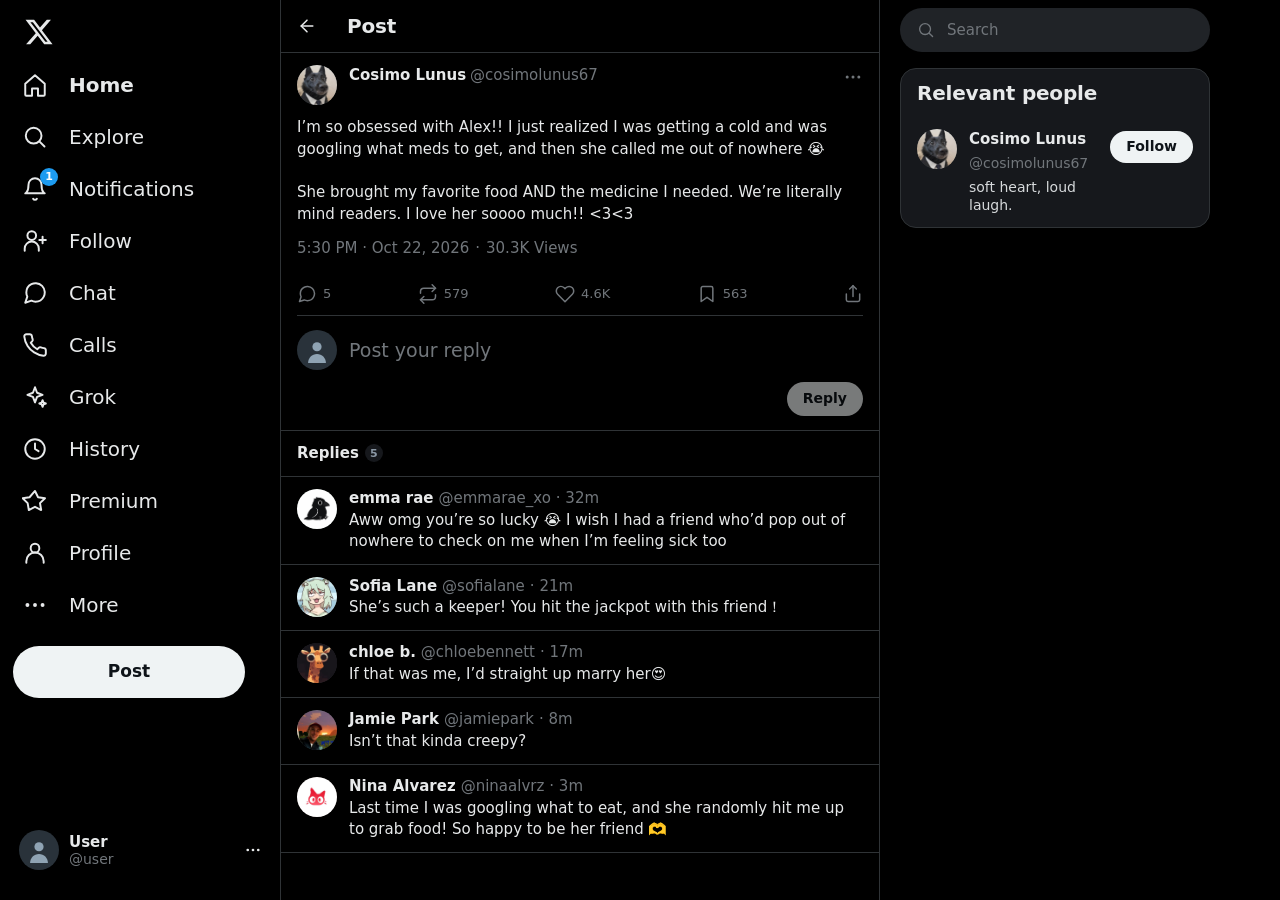
<file: Assets/News/X-Post-ARG-release/index.html>
<!DOCTYPE html>
<html lang="en">
<head>
  <meta charset="UTF-8">
  <meta name="viewport" content="width=device-width, initial-scale=1.0">
  <meta name="color-scheme" content="dark">
  <meta name="theme-color" content="#000000">
  <title>Post / X</title>
  <link rel="stylesheet" href="style.css">
</head>
<body>
  <button class="skip-link" type="button" data-action="skip">Skip to content</button>

  <svg class="svg-sprite" aria-hidden="true" focusable="false" xmlns="http://www.w3.org/2000/svg">
    <symbol id="icon-x" viewBox="0 0 24 24">
      <path fill="currentColor" stroke="none" d="M18.244 2.25h3.308l-7.227 8.26 8.502 11.24h-6.657l-5.214-6.817L4.99 21.75H1.68l7.73-8.835L1.254 2.25H8.08l4.713 6.231 5.451-6.231Zm-1.161 17.52h1.833L7.084 4.126H5.117l11.966 15.644Z"/>
    </symbol>
    <symbol id="icon-home" viewBox="0 0 24 24">
      <path d="M3 10.75 12 3l9 7.75V21a1 1 0 0 1-1 1h-5.25v-6.75h-5.5V22H4a1 1 0 0 1-1-1V10.75Z"/>
    </symbol>
    <symbol id="icon-search" viewBox="0 0 24 24">
      <circle cx="10.75" cy="10.75" r="7.25"/>
      <path d="m16.25 16.25 4.5 4.5"/>
    </symbol>
    <symbol id="icon-bell" viewBox="0 0 24 24">
      <path d="M18 8a6 6 0 0 0-12 0c0 7-3 8-3 8h18s-3-1-3-8"/>
      <path d="M13.73 21a2 2 0 0 1-3.46 0"/>
    </symbol>
    <symbol id="icon-user-plus" viewBox="0 0 24 24">
      <circle cx="9" cy="7" r="4"/>
      <path d="M2.5 21v-2a6.5 6.5 0 0 1 13 0v2"/>
      <path d="M19 8v6"/>
      <path d="M16 11h6"/>
    </symbol>
    <symbol id="icon-message" viewBox="0 0 24 24">
      <path d="M21 11.5a8.38 8.38 0 0 1-.9 3.8 8.5 8.5 0 0 1-7.6 4.7 8.38 8.38 0 0 1-3.8-.9L3 21l1.9-5.7a8.38 8.38 0 0 1-.9-3.8 8.5 8.5 0 0 1 4.7-7.6 8.38 8.38 0 0 1 3.8-.9h.5a8.48 8.48 0 0 1 8 8v.5Z"/>
    </symbol>
    <symbol id="icon-phone" viewBox="0 0 24 24">
      <path d="M22 16.92v3a2 2 0 0 1-2.18 2 19.79 19.79 0 0 1-8.63-3.07 19.5 19.5 0 0 1-6-6A19.79 19.79 0 0 1 2.12 4.18 2 2 0 0 1 4.11 2h3a2 2 0 0 1 2 1.72c.13.96.36 1.9.7 2.81a2 2 0 0 1-.45 2.11L8.09 9.91a16 16 0 0 0 6 6l1.27-1.27a2 2 0 0 1 2.11-.45c.91.34 1.85.57 2.81.7A2 2 0 0 1 22 16.92Z"/>
    </symbol>
    <symbol id="icon-sparkle" viewBox="0 0 24 24">
      <path d="m12 3 1.9 5.1L19 10l-5.1 1.9L12 17l-1.9-5.1L5 10l5.1-1.9L12 3Z"/>
      <path d="m19 15 .9 2.1L22 18l-2.1.9L19 21l-.9-2.1L16 18l2.1-.9L19 15Z"/>
    </symbol>
    <symbol id="icon-clock" viewBox="0 0 24 24">
      <circle cx="12" cy="12" r="9"/>
      <path d="M12 7v5l3.25 2"/>
    </symbol>
    <symbol id="icon-star" viewBox="0 0 24 24">
      <path d="m12 2.75 2.85 5.78 6.38.93-4.62 4.5 1.09 6.36L12 17.32l-5.7 3-1.09-6.36-4.62-4.5 6.38-.93L12 2.75Z"/>
    </symbol>
    <symbol id="icon-user" viewBox="0 0 24 24">
      <circle cx="12" cy="7.5" r="4"/>
      <path d="M4 21v-1.5a8 8 0 0 1 16 0V21"/>
    </symbol>
    <symbol id="icon-more" viewBox="0 0 24 24">
      <circle cx="5" cy="12" r="1.8" fill="currentColor" stroke="none"/>
      <circle cx="12" cy="12" r="1.8" fill="currentColor" stroke="none"/>
      <circle cx="19" cy="12" r="1.8" fill="currentColor" stroke="none"/>
    </symbol>
    <symbol id="icon-back" viewBox="0 0 24 24">
      <path d="M19 12H5"/>
      <path d="m12 19-7-7 7-7"/>
    </symbol>
    <symbol id="icon-reply" viewBox="0 0 24 24">
      <path d="M21 11.5a8.38 8.38 0 0 1-.9 3.8 8.5 8.5 0 0 1-7.6 4.7 8.38 8.38 0 0 1-3.8-.9L3 21l1.9-5.7a8.38 8.38 0 0 1-.9-3.8 8.5 8.5 0 0 1 4.7-7.6 8.38 8.38 0 0 1 3.8-.9h.5a8.48 8.48 0 0 1 8 8v.5Z"/>
    </symbol>
    <symbol id="icon-repost" viewBox="0 0 24 24">
      <path d="m17 1 4 4-4 4"/>
      <path d="M3 11V9a4 4 0 0 1 4-4h14"/>
      <path d="m7 23-4-4 4-4"/>
      <path d="M21 13v2a4 4 0 0 1-4 4H3"/>
    </symbol>
    <symbol id="icon-heart" viewBox="0 0 24 24">
      <path d="M20.84 4.61a5.5 5.5 0 0 0-7.78 0L12 5.67l-1.06-1.06a5.5 5.5 0 0 0-7.78 7.78L12 21.23l8.84-8.84a5.5 5.5 0 0 0 0-7.78Z"/>
    </symbol>
    <symbol id="icon-bookmark" viewBox="0 0 24 24">
      <path d="M19 21 12 16l-7 5V5a2 2 0 0 1 2-2h10a2 2 0 0 1 2 2v16Z"/>
    </symbol>
    <symbol id="icon-share" viewBox="0 0 24 24">
      <path d="M4 12v7a2 2 0 0 0 2 2h12a2 2 0 0 0 2-2v-7"/>
      <path d="m16 6-4-4-4 4"/>
      <path d="M12 2v13"/>
    </symbol>
    <symbol id="icon-close" viewBox="0 0 24 24">
      <path d="M18 6 6 18"/>
      <path d="m6 6 12 12"/>
    </symbol>
    <symbol id="icon-link" viewBox="0 0 24 24">
      <path d="M10 13a5 5 0 0 0 7.54.54l3-3a5 5 0 0 0-7.07-7.07l-1.72 1.71"/>
      <path d="M14 11a5 5 0 0 0-7.54-.54l-3 3a5 5 0 0 0 7.07 7.07l1.71-1.71"/>
    </symbol>
    <symbol id="icon-mute" viewBox="0 0 24 24">
      <path d="M11 5 6 9H2v6h4l5 4V5Z"/>
      <path d="m22 9-6 6"/>
      <path d="m16 9 6 6"/>
    </symbol>
    <symbol id="icon-block" viewBox="0 0 24 24">
      <circle cx="12" cy="12" r="9"/>
      <path d="m5.64 5.64 12.72 12.72"/>
    </symbol>
    <symbol id="icon-flag" viewBox="0 0 24 24">
      <path d="M4 22V4a2 2 0 0 1 2-2h9l2 3h3a2 2 0 0 1 2 2v8a2 2 0 0 1-2 2h-8l-2-3H4"/>
    </symbol>
    <symbol id="icon-plus" viewBox="0 0 24 24">
      <path d="M12 5v14"/>
      <path d="M5 12h14"/>
    </symbol>
    <symbol id="icon-info" viewBox="0 0 24 24">
      <circle cx="12" cy="12" r="9"/>
      <path d="M12 11v5"/>
      <circle cx="12" cy="8" r=".8" fill="currentColor" stroke="none"/>
    </symbol>
    <symbol id="icon-avatar" viewBox="0 0 48 48">
      <circle cx="24" cy="18" r="8.5" fill="currentColor" stroke="none"/>
      <path d="M7.5 48c0-9.1 7.4-16.5 16.5-16.5S40.5 38.9 40.5 48" fill="currentColor" stroke="none"/>
    </symbol>
  </svg>

  <div class="app-shell">
    <aside class="sidebar" aria-label="Primary navigation">
      <div class="sidebar__inner">
        <a class="brand" href="#/post" aria-label="X — Post">
          <svg class="icon brand__icon" aria-hidden="true"><use href="#icon-x"></use></svg>
        </a>

        <nav class="nav" aria-label="Main navigation">
          <a class="nav-item is-active" href="#/post" data-nav="home" aria-current="page">
            <span class="nav-item__icon-wrap">
              <svg class="icon" aria-hidden="true"><use href="#icon-home"></use></svg>
            </span>
            <span class="nav-item__label">Home</span>
          </a>
          <a class="nav-item" href="#/search" data-nav="explore">
            <span class="nav-item__icon-wrap">
              <svg class="icon" aria-hidden="true"><use href="#icon-search"></use></svg>
            </span>
            <span class="nav-item__label">Explore</span>
          </a>
          <a class="nav-item" href="#/unavailable/notifications" data-nav="notifications">
            <span class="nav-item__icon-wrap">
              <svg class="icon" aria-hidden="true"><use href="#icon-bell"></use></svg>
              <span class="nav-item__badge" aria-label="1 notification">1</span>
            </span>
            <span class="nav-item__label">Notifications</span>
          </a>
          <a class="nav-item" href="#/unavailable/follow" data-nav="follow">
            <span class="nav-item__icon-wrap">
              <svg class="icon" aria-hidden="true"><use href="#icon-user-plus"></use></svg>
            </span>
            <span class="nav-item__label">Follow</span>
          </a>
          <a class="nav-item" href="#/unavailable/chat" data-nav="chat">
            <span class="nav-item__icon-wrap">
              <svg class="icon" aria-hidden="true"><use href="#icon-message"></use></svg>
            </span>
            <span class="nav-item__label">Chat</span>
          </a>
          <a class="nav-item" href="#/unavailable/calls" data-nav="calls">
            <span class="nav-item__icon-wrap">
              <svg class="icon" aria-hidden="true"><use href="#icon-phone"></use></svg>
            </span>
            <span class="nav-item__label">Calls</span>
          </a>
          <a class="nav-item" href="#/unavailable/grok" data-nav="grok">
            <span class="nav-item__icon-wrap">
              <svg class="icon" aria-hidden="true"><use href="#icon-sparkle"></use></svg>
            </span>
            <span class="nav-item__label">Grok</span>
          </a>
          <a class="nav-item" href="#/unavailable/history" data-nav="history">
            <span class="nav-item__icon-wrap">
              <svg class="icon" aria-hidden="true"><use href="#icon-clock"></use></svg>
            </span>
            <span class="nav-item__label">History</span>
          </a>
          <a class="nav-item" href="#/unavailable/premium" data-nav="premium">
            <span class="nav-item__icon-wrap">
              <svg class="icon" aria-hidden="true"><use href="#icon-star"></use></svg>
            </span>
            <span class="nav-item__label">Premium</span>
          </a>
          <a class="nav-item" href="#/post" data-nav="profile" data-profile-link>
            <span class="nav-item__icon-wrap">
              <svg class="icon" aria-hidden="true"><use href="#icon-user"></use></svg>
            </span>
            <span class="nav-item__label">Profile</span>
          </a>
          <a class="nav-item" href="#/unavailable/more" data-nav="more">
            <span class="nav-item__icon-wrap">
              <svg class="icon" aria-hidden="true"><use href="#icon-more"></use></svg>
            </span>
            <span class="nav-item__label">More</span>
          </a>
        </nav>

        <button class="post-button" type="button" data-action="compose">
          <svg class="icon post-button__icon" aria-hidden="true"><use href="#icon-plus"></use></svg>
          <span class="post-button__label">Post</span>
        </button>

        <button class="account-chip" type="button" data-account-chip aria-label="View the current simulated profile">
          <span class="avatar avatar--slate" aria-hidden="true">
            <svg class="icon"><use href="#icon-avatar"></use></svg>
          </span>
          <span class="account-chip__meta">
            <span class="account-chip__name">Account</span>
            <span class="account-chip__handle">@…</span>
          </span>
          <svg class="icon account-chip__more" aria-hidden="true"><use href="#icon-more"></use></svg>
        </button>
      </div>
    </aside>

    <main class="main-column" id="main-content" tabindex="-1">
      <div id="view-root"></div>
      <noscript>
        <div class="noscript">
          <h1>JavaScript is required</h1>
          <p>This simulated Post view loads its content with JavaScript. Please enable JavaScript and reload the page.</p>
        </div>
      </noscript>
    </main>

    <aside class="right-rail" aria-label="Search and relevant people">
      <div class="right-rail__inner">
        <form class="search" data-search-form role="search">
          <svg class="icon search__icon" aria-hidden="true"><use href="#icon-search"></use></svg>
          <label class="visually-hidden" for="search-input">Search</label>
          <input id="search-input" name="q" type="search" placeholder="Search" autocomplete="off" enterkeyhint="search">
        </form>

        <section class="relevant-card" aria-labelledby="relevant-heading">
          <h2 class="relevant-card__title" id="relevant-heading">Relevant people</h2>
          <div id="relevant-list"></div>
        </section>
      </div>
    </aside>
  </div>

  <div class="lightbox" id="lightbox" role="dialog" aria-modal="true" aria-label="Image preview" hidden>
    <button class="lightbox__close icon-button" type="button" data-close-lightbox aria-label="Close image preview">
      <svg class="icon" aria-hidden="true"><use href="#icon-close"></use></svg>
    </button>
    <img class="lightbox__image" id="lightbox-image" alt="">
    <p class="lightbox__caption" id="lightbox-caption"></p>
  </div>

  <div class="modal-backdrop" id="feature-modal" hidden>
    <div class="modal" role="dialog" aria-modal="true" aria-labelledby="feature-title" aria-describedby="feature-body">
      <button class="modal__close icon-button" type="button" data-close-modal aria-label="Close dialog">
        <svg class="icon" aria-hidden="true"><use href="#icon-close"></use></svg>
      </button>
      <div class="modal__icon" id="feature-icon" aria-hidden="true"></div>
      <h2 class="modal__title" id="feature-title"></h2>
      <p class="modal__body" id="feature-body"></p>
      <p class="modal__note" id="feature-note" hidden></p>
      <div class="modal__actions">
        <button class="button button--primary" type="button" data-close-modal>Got it</button>
      </div>
    </div>
  </div>

  <div class="toast" id="toast" role="status" aria-live="polite"></div>

  <script src="content.js"></script>
  <script src="app.js"></script>
</body>
</html>
</file>
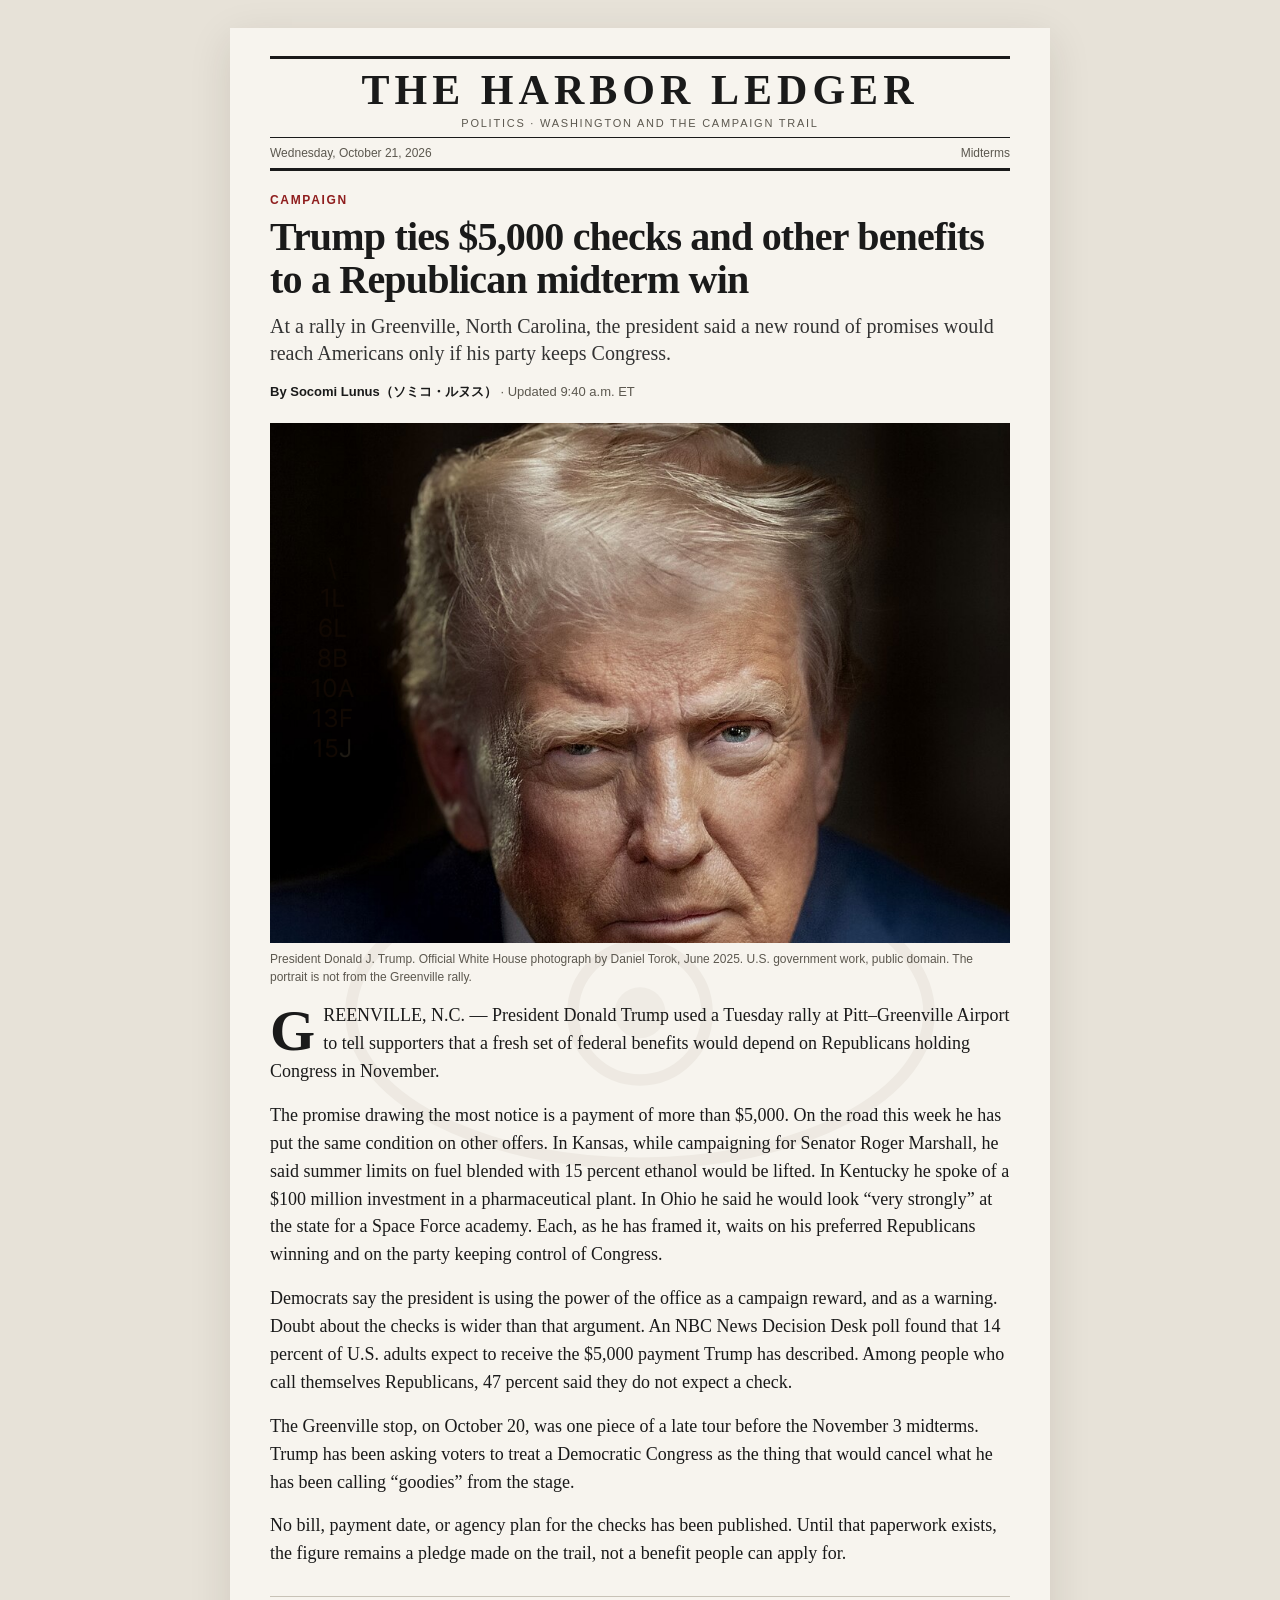
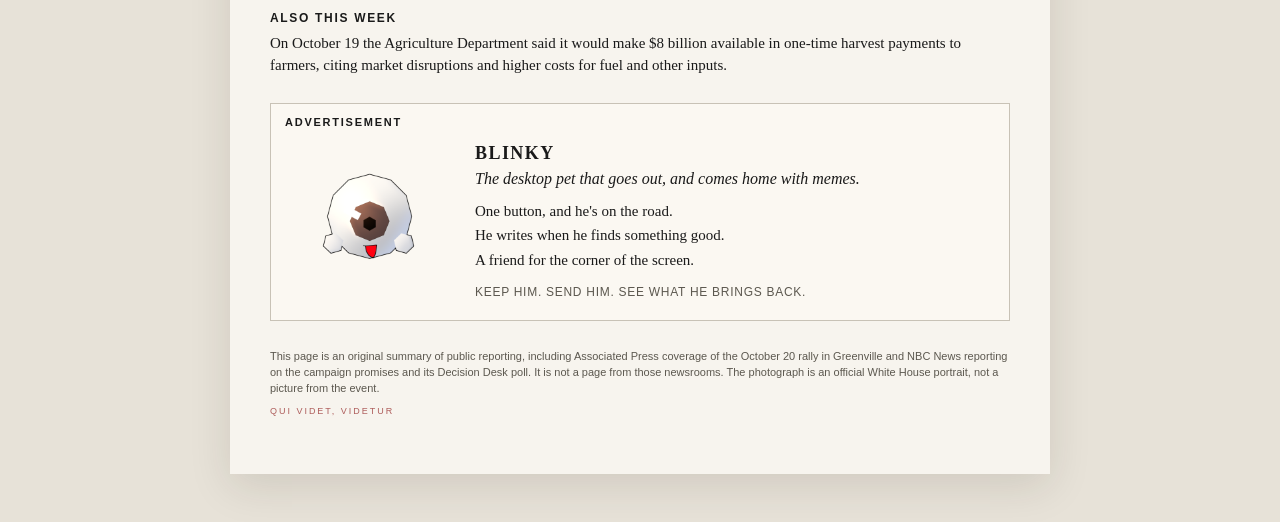
<file: Assets/News/trump-greenville-rally.html>
<!DOCTYPE html>
<html lang="en">
<head>
  <meta charset="utf-8">
  <meta name="viewport" content="width=device-width, initial-scale=1">
  <title>Trump ties $5,000 checks to a Republican midterm win — The Harbor Ledger</title>
  <style>
    :root {
      --ink: #1a1a1a;
      --muted: #5c584f;
      --rule: #1a1a1a;
      --paper: #f7f4ee;
      --accent: #8f1d1d;
    }

    * { box-sizing: border-box; }

    body {
      margin: 0;
      background: #e7e2d8;
      color: var(--ink);
      font-family: Georgia, "Iowan Old Style", "Palatino Linotype", Palatino, serif;
    }

    .page {
      position: relative;
      max-width: 820px;
      margin: 28px auto 48px;
      background: var(--paper);
      padding: 28px 40px 56px;
      box-shadow: 0 12px 40px rgba(40, 30, 20, 0.12);
      overflow: hidden;
      isolation: isolate;
    }

    .page > * { position: relative; }

    .eye {
      width: 28px;
      height: 18px;
      margin: 8px auto 0;
      display: block;
    }

    .masthead {
      text-align: center;
      border-top: 3px solid var(--rule);
      border-bottom: 1px solid var(--rule);
      padding: 10px 0 8px;
    }

    .masthead h1 {
      margin: 0;
      font-weight: 700;
      font-size: 42px;
      letter-spacing: 0.12em;
      text-transform: uppercase;
      line-height: 1;
    }

    .masthead p {
      margin: 6px 0 0;
      font-family: "Segoe UI", Helvetica, Arial, sans-serif;
      font-size: 11px;
      letter-spacing: 0.16em;
      text-transform: uppercase;
      color: var(--muted);
    }

    .tools {
      display: flex;
      justify-content: space-between;
      gap: 16px;
      margin: 8px 0 0;
      padding-bottom: 8px;
      border-bottom: 3px solid var(--rule);
      font-family: "Segoe UI", Helvetica, Arial, sans-serif;
      font-size: 12px;
      color: var(--muted);
    }

    .kicker {
      margin: 22px 0 0;
      color: var(--accent);
      font-family: "Segoe UI", Helvetica, Arial, sans-serif;
      font-size: 12px;
      font-weight: 700;
      letter-spacing: 0.14em;
      text-transform: uppercase;
    }

    h2 {
      margin: 8px 0 0;
      font-size: 40px;
      line-height: 1.08;
      font-weight: 700;
      letter-spacing: -0.02em;
    }

    .deck {
      margin: 12px 0 0;
      font-size: 20px;
      line-height: 1.35;
      color: #333;
    }

    .byline {
      margin: 16px 0 0;
      font-family: "Segoe UI", Helvetica, Arial, "Yu Gothic", Meiryo, sans-serif;
      font-size: 13px;
      color: var(--muted);
    }

    .byline strong { color: var(--ink); }

    figure {
      margin: 22px 0 0;
    }

    .photo {
      position: relative;
    }

    figure img {
      display: block;
      width: 100%;
      max-height: 520px;
      object-fit: cover;
      object-position: center 18%;
      background: #ddd;
    }

    .bg-eye {
      position: absolute;
      z-index: -1;
      left: 0;
      width: 100%;
      aspect-ratio: 640 / 360;
      top: 100%;
      transform: translateY(-33.333%);
      pointer-events: none;
      opacity: 0.22;
      background-image: url("data:image/svg+xml,%3Csvg xmlns='http://www.w3.org/2000/svg' viewBox='0 0 640 360'%3E%3Cellipse cx='320' cy='180' rx='250' ry='130' fill='none' stroke='%23cfc6ba' stroke-width='10'/%3E%3Ccircle cx='320' cy='180' r='58' fill='none' stroke='%23cfc6ba' stroke-width='10'/%3E%3Ccircle cx='320' cy='180' r='22' fill='%23d5cdc3'/%3E%3C/svg%3E");
      background-repeat: no-repeat;
      background-position: center;
      background-size: 100% 100%;
    }

    figcaption {
      margin-top: 8px;
      font-family: "Segoe UI", Helvetica, Arial, sans-serif;
      font-size: 12px;
      line-height: 1.45;
      color: var(--muted);
    }

    article p {
      margin: 16px 0 0;
      font-size: 18px;
      line-height: 1.55;
    }

    article p:first-of-type::first-letter {
      float: left;
      font-size: 58px;
      line-height: 0.8;
      padding: 6px 8px 0 0;
      font-weight: 700;
    }

    .related {
      margin-top: 28px;
      padding-top: 14px;
      border-top: 1px solid #c8c2b6;
      font-family: "Segoe UI", Helvetica, Arial, sans-serif;
    }

    .related h3 {
      margin: 0;
      font-size: 12px;
      letter-spacing: 0.14em;
      text-transform: uppercase;
    }

    .related p {
      margin: 8px 0 0;
      font-size: 15px;
      line-height: 1.45;
      font-family: Georgia, "Iowan Old Style", Palatino, serif;
    }

    .classified {
      margin-top: 26px;
      padding: 12px 14px 14px;
      border: 1px solid #c8c2b6;
      background: rgba(255, 252, 246, 0.55);
    }

    .classified h3 {
      margin: 0;
      font-family: "Segoe UI", Helvetica, Arial, sans-serif;
      font-size: 11px;
      letter-spacing: 0.16em;
      text-transform: uppercase;
    }

    .classified .ad {
      display: flex;
      gap: 22px;
      align-items: center;
      margin-top: 10px;
    }

    .classified .portrait {
      flex: 0 0 168px;
      width: 168px;
      height: 168px;
      object-fit: contain;
    }

    .classified .copy {
      flex: 1;
      min-width: 0;
    }

    .classified strong {
      display: block;
      font-size: 18px;
      letter-spacing: 0.08em;
    }

    .classified p {
      margin: 2px 0 0;
      font-size: 14px;
      line-height: 1.4;
    }

    .classified .tagline {
      margin: 4px 0 0;
      font-family: Georgia, "Iowan Old Style", Palatino, serif;
      font-size: 16px;
      font-style: italic;
      line-height: 1.35;
    }

    .classified ul {
      margin: 10px 0 0;
      padding: 0;
      list-style: none;
    }

    .classified li {
      margin: 0;
      padding: 2px 0;
      font-family: Georgia, "Iowan Old Style", Palatino, serif;
      font-size: 15px;
      line-height: 1.35;
    }

    .classified .forecast {
      margin-top: 12px;
      font-family: "Segoe UI", Helvetica, Arial, sans-serif;
      font-size: 12px;
      letter-spacing: 0.06em;
      text-transform: uppercase;
      color: var(--muted);
    }

    footer {
      margin-top: 28px;
      font-family: "Segoe UI", Helvetica, Arial, sans-serif;
      font-size: 11px;
      line-height: 1.45;
      color: var(--muted);
    }

    footer .motto {
      display: block;
      margin-top: 8px;
      letter-spacing: 0.22em;
      text-transform: uppercase;
      font-size: 9px;
      color: rgba(143, 29, 29, 0.7);
    }

    @media (max-width: 640px) {
      .page { margin: 0; padding: 18px 16px 36px; }
      .masthead h1 { font-size: 28px; }
      h2 { font-size: 30px; }
      .tools { flex-direction: column; gap: 4px; }
      .classified .ad { flex-direction: column; align-items: flex-start; }
    }
  </style>
</head>
<body>
  <main class="page">
    <!-- Oculus Omnis. The first friend paid because he was afraid. Blinky is the door. -->
    <header class="masthead">
      <h1>The Harbor Ledger</h1>
      <p>Politics · Washington and the campaign trail</p>
    </header>
    <div class="tools">
      <span>Wednesday, October 21, 2026</span>
      <span>Midterms</span>
    </div>

    <p class="kicker">Campaign</p>
    <h2>Trump ties $5,000 checks and other benefits to a Republican midterm win</h2>
    <p class="deck">At a rally in Greenville, North Carolina, the president said a new round of promises would reach Americans only if his party keeps Congress.</p>
    <p class="byline"><strong>By Socomi Lunus（ソミコ・ルヌス）</strong> · Updated 9:40 a.m. ET</p>

    <figure>
      <div class="photo">
        <img src="trump-puzzle-picture.png" alt="Official portrait of President Donald J. Trump">
        <div class="bg-eye" aria-hidden="true"></div>
      </div>
      <figcaption>President Donald J. Trump. Official White House photograph by Daniel Torok, June 2025. U.S. government work, public domain. The portrait is not from the Greenville rally.</figcaption>
    </figure>

    <article>
      <p>GREENVILLE, N.C. — President Donald Trump used a Tuesday rally at Pitt–Greenville Airport to tell supporters that a fresh set of federal benefits would depend on Republicans holding Congress in November.</p>
      <p>The promise drawing the most notice is a payment of more than $5,000. On the road this week he has put the same condition on other offers. In Kansas, while campaigning for Senator Roger Marshall, he said summer limits on fuel blended with 15 percent ethanol would be lifted. In Kentucky he spoke of a $100 million investment in a pharmaceutical plant. In Ohio he said he would look “very strongly” at the state for a Space Force academy. Each, as he has framed it, waits on his preferred Republicans winning and on the party keeping control of Congress.</p>
      <p>Democrats say the president is using the power of the office as a campaign reward, and as a warning. Doubt about the checks is wider than that argument. An NBC News Decision Desk poll found that 14 percent of U.S. adults expect to receive the $5,000 payment Trump has described. Among people who call themselves Republicans, 47 percent said they do not expect a check.</p>
      <p>The Greenville stop, on October 20, was one piece of a late tour before the November 3 midterms. Trump has been asking voters to treat a Democratic Congress as the thing that would cancel what he has been calling “goodies” from the stage.</p>
      <p>No bill, payment date, or agency plan for the checks has been published. Until that paperwork exists, the figure remains a pledge made on the trail, not a benefit people can apply for.</p>
    </article>

    <aside class="related">
      <h3>Also this week</h3>
      <p>On October 19 the Agriculture Department said it would make $8 billion available in one-time harvest payments to farmers, citing market disruptions and higher costs for fuel and other inputs.</p>
    </aside>

    <aside class="classified">
      <h3>Advertisement</h3>
      <div class="ad">
        <img class="portrait" src="3.png" alt="Blinky, the desktop pet">
        <div class="copy">
          <strong>BLINKY</strong>
          <p class="tagline">The desktop pet that goes out, and comes home with memes.</p>
          <ul>
            <li>One button, and he's on the road.</li>
            <li>He writes when he finds something good.</li>
            <li>A friend for the corner of the screen.</li>
          </ul>
          <p class="forecast">Keep him. Send him. See what he brings back.</p>
        </div>
      </div>
    </aside>

    <footer>
      This page is an original summary of public reporting, including Associated Press coverage of the October 20 rally in Greenville and NBC News reporting on the campaign promises and its Decision Desk poll. It is not a page from those newsrooms. The photograph is an official White House portrait, not a picture from the event.
      <span class="motto">Qui videt, videtur</span>
    </footer>
  </main>
</body>
</html>
</file>
<file: Assets/News/X-Post-ARG-release/style.css>
/* --------------------------------------------------------------------------
   X dark-mode Post simulation
   Layout: left navigation / single Post / search + relevant people
   -------------------------------------------------------------------------- */

:root {
  --bg: #000000;
  --text: #e7e9ea;
  --muted: #71767b;
  --muted-strong: #8b98a5;
  --border: #2f3336;
  --border-strong: #536471;
  --card: #16181c;
  --blue: #1d9bf0;
  --blue-hover: #1a8cd8;
  --green: #00ba7c;
  --pink: #f91880;
  --danger: #f4212e;
  --white: #eff3f4;
  --white-hover: #d7dbdc;
  --content-width: 600px;
  --rail-width: 350px;
  --nav-width: 275px;
}

*,
*::before,
*::after {
  box-sizing: border-box;
}

html {
  color-scheme: dark;
  background: var(--bg);
}

body {
  min-width: 320px;
  margin: 0;
  overflow-x: hidden;
  background: var(--bg);
  color: var(--text);
  font-family: "Segoe UI", system-ui, -apple-system, BlinkMacSystemFont, "Helvetica Neue", Arial, sans-serif;
  font-size: 15px;
  line-height: 1.4;
  -webkit-font-smoothing: antialiased;
  text-rendering: optimizeLegibility;
}

body.no-scroll {
  overflow: hidden;
}

button,
input,
textarea {
  font: inherit;
}

button {
  border: 0;
  background: none;
  color: inherit;
  cursor: pointer;
}

a {
  color: inherit;
  text-decoration: none;
}

img {
  max-width: 100%;
}

[hidden] {
  display: none !important;
}

:focus-visible {
  outline: 2px solid var(--blue);
  outline-offset: 2px;
}

::selection {
  background: var(--blue);
  color: #fff;
}

.svg-sprite {
  position: absolute;
  width: 0;
  height: 0;
  overflow: hidden;
}

.icon {
  width: 24px;
  height: 24px;
  flex: none;
  fill: none;
  stroke: currentColor;
  stroke-width: 1.8;
  stroke-linecap: round;
  stroke-linejoin: round;
}

.visually-hidden {
  position: absolute !important;
  width: 1px !important;
  height: 1px !important;
  padding: 0 !important;
  margin: -1px !important;
  overflow: hidden !important;
  clip: rect(0, 0, 0, 0) !important;
  white-space: nowrap !important;
  border: 0 !important;
}

.skip-link {
  position: fixed;
  top: 10px;
  left: 10px;
  z-index: 500;
  padding: 10px 14px;
  border-radius: 8px;
  background: var(--white);
  color: #0f1419;
  font-weight: 700;
  transform: translateY(-160%);
  transition: transform 0.15s ease;
}

.skip-link:focus {
  transform: translateY(0);
}

/* --------------------------------------------------------------------------
   Shell
   -------------------------------------------------------------------------- */

.app-shell {
  display: grid;
  grid-template-columns: var(--nav-width) minmax(0, var(--content-width)) var(--rail-width);
  width: 100%;
  max-width: 1270px;
  min-height: 100vh;
  margin: 0 auto;
  align-items: start;
}

/* --------------------------------------------------------------------------
   Left sidebar
   -------------------------------------------------------------------------- */

.sidebar {
  position: sticky;
  top: 0;
  height: 100vh;
  padding: 0 8px 12px 4px;
  overflow-y: auto;
  scrollbar-width: none;
}

.sidebar::-webkit-scrollbar {
  display: none;
}

.sidebar__inner {
  display: flex;
  flex-direction: column;
  align-items: flex-start;
  height: 100%;
  padding: 4px 0 8px;
}

.brand {
  display: grid;
  place-items: center;
  width: 52px;
  height: 52px;
  margin: 2px 0 2px 4px;
  border-radius: 50%;
  transition: background 0.15s ease;
}

.brand:hover {
  background: rgba(231, 233, 234, 0.1);
}

.brand__icon {
  width: 30px;
  height: 30px;
  fill: currentColor;
  stroke: none;
}

.nav {
  display: flex;
  flex-direction: column;
  align-items: flex-start;
  gap: 2px;
  width: 100%;
}

.nav-item {
  display: flex;
  align-items: center;
  gap: 20px;
  min-height: 50px;
  padding: 10px 12px;
  border-radius: 999px;
  font-size: 20px;
  line-height: 1;
  transition: background 0.15s ease;
}

.nav-item:hover {
  background: rgba(231, 233, 234, 0.1);
}

.nav-item.is-active {
  font-weight: 700;
}

.nav-item__icon-wrap {
  position: relative;
  display: grid;
  place-items: center;
  width: 28px;
  height: 28px;
}

.nav-item .icon {
  width: 26px;
  height: 26px;
}

.nav-item__badge {
  position: absolute;
  top: -7px;
  right: -9px;
  min-width: 18px;
  height: 18px;
  padding: 0 5px;
  border-radius: 999px;
  background: var(--blue);
  color: #fff;
  font-size: 11px;
  font-weight: 700;
  line-height: 18px;
  text-align: center;
}

.post-button {
  display: flex;
  align-items: center;
  justify-content: center;
  gap: 8px;
  width: 90%;
  max-width: 232px;
  min-height: 52px;
  margin: 16px 0 0 4px;
  border-radius: 999px;
  background: var(--white);
  color: #0f1419;
  font-size: 17px;
  font-weight: 700;
  transition: background 0.15s ease;
}

.post-button:hover {
  background: var(--white-hover);
}

.post-button__icon {
  display: none;
  width: 24px;
  height: 24px;
  stroke-width: 2.2;
}

.account-chip {
  display: flex;
  align-items: center;
  gap: 10px;
  width: 100%;
  margin-top: auto;
  padding: 10px;
  border-radius: 999px;
  text-align: left;
  transition: background 0.15s ease;
}

.account-chip:hover {
  background: rgba(231, 233, 234, 0.1);
}

.account-chip__meta {
  display: flex;
  flex-direction: column;
  min-width: 0;
  line-height: 1.2;
}

.account-chip__name {
  overflow: hidden;
  font-size: 15px;
  font-weight: 700;
  text-overflow: ellipsis;
  white-space: nowrap;
}

.account-chip__handle {
  overflow: hidden;
  color: var(--muted);
  font-size: 14px;
  text-overflow: ellipsis;
  white-space: nowrap;
}

.account-chip__more {
  width: 18px;
  height: 18px;
  margin-left: auto;
}

/* --------------------------------------------------------------------------
   Avatars
   -------------------------------------------------------------------------- */

.avatar {
  display: inline-grid;
  place-items: center;
  flex: 0 0 auto;
  width: 40px;
  height: 40px;
  overflow: hidden;
  border-radius: 50%;
  background: var(--avatar-bg, #29323a);
  color: var(--avatar-fg, #8fa3b3);
}

.avatar--slate {
  --avatar-bg: #29323a;
  --avatar-fg: #8fa3b3;
}

.avatar--moss {
  --avatar-bg: #26342d;
  --avatar-fg: #8fb39f;
}

.avatar--clay {
  --avatar-bg: #3a2c28;
  --avatar-fg: #c09a86;
}

.avatar--ink {
  --avatar-bg: #25252b;
  --avatar-fg: #9a9aa8;
}

.avatar--sm {
  width: 32px;
  height: 32px;
}

.avatar--lg {
  width: 80px;
  height: 80px;
}

.avatar .icon {
  width: 26px;
  height: 26px;
  fill: currentColor;
  stroke: none;
}

.avatar__image {
  display: block;
  width: 100%;
  height: 100%;
  object-fit: cover;
  object-position: center 32%;
}

.avatar--lg .icon {
  width: 52px;
  height: 52px;
}

.avatar-link {
  display: inline-flex;
  flex: 0 0 auto;
  border-radius: 50%;
}

.avatar-link:hover {
  opacity: 0.88;
}

/* --------------------------------------------------------------------------
   Main column and shared header
   -------------------------------------------------------------------------- */

.main-column {
  min-height: 100vh;
  border-right: 1px solid var(--border);
  border-left: 1px solid var(--border);
}

.view-header {
  position: sticky;
  top: 0;
  z-index: 20;
  display: flex;
  align-items: center;
  gap: 22px;
  height: 53px;
  padding: 0 16px;
  border-bottom: 1px solid var(--border);
  background: rgba(0, 0, 0, 0.82);
  backdrop-filter: blur(12px);
  -webkit-backdrop-filter: blur(12px);
}

.view-header__back {
  margin-left: -8px;
}

.view-header__title {
  margin: 0;
  font-size: 20px;
  font-weight: 700;
  line-height: 24px;
  letter-spacing: -0.2px;
}

.icon-button {
  display: inline-grid;
  place-items: center;
  width: 36px;
  height: 36px;
  border-radius: 50%;
  color: var(--text);
  transition: background 0.15s ease;
}

.icon-button:hover {
  background: rgba(231, 233, 234, 0.1);
}

.icon-button .icon {
  width: 20px;
  height: 20px;
}

/* --------------------------------------------------------------------------
   Post
   -------------------------------------------------------------------------- */

.post {
  padding: 12px 16px 0;
}

.post__author {
  position: relative;
  display: flex;
  align-items: flex-start;
  gap: 12px;
}

.post__identity {
  display: flex;
  min-width: 0;
  flex-direction: column;
  gap: 1px;
}

.post__name-line {
  display: flex;
  align-items: center;
  gap: 4px;
  flex-wrap: wrap;
  min-width: 0;
}

.post__name {
  overflow: hidden;
  max-width: 280px;
  font-size: 15px;
  font-weight: 700;
  text-overflow: ellipsis;
  white-space: nowrap;
}

.post__name:hover,
.post__handle:hover,
.comment__name:hover,
.comment__handle:hover,
.relevant-person__name:hover,
.relevant-person__handle:hover,
.user-result__name:hover,
.user-result__handle:hover {
  text-decoration: underline;
}

.post__handle {
  overflow: hidden;
  max-width: 220px;
  color: var(--muted);
  font-size: 15px;
  text-overflow: ellipsis;
  white-space: nowrap;
}

.post__more {
  margin-top: -6px;
  margin-right: -8px;
  margin-left: auto;
  color: var(--muted);
}

.post__more:hover {
  color: var(--blue);
}

.post__text {
  margin: 12px 0 0;
  overflow-wrap: anywhere;
  font-size: 15px;
  line-height: 1.45;
  white-space: pre-wrap;
}

.post__media-button {
  display: block;
  width: 100%;
  margin-top: 14px;
  padding: 0;
  overflow: hidden;
  border: 1px solid var(--border);
  border-radius: 16px;
  background: var(--card);
  cursor: zoom-in;
}

.post__media-button:hover {
  border-color: var(--border-strong);
}

.post__media {
  display: block;
  width: 100%;
  height: auto;
  aspect-ratio: 1200 / 1450;
  object-fit: cover;
}

.post__meta {
  display: flex;
  align-items: center;
  gap: 6px;
  flex-wrap: wrap;
  margin-top: 12px;
  color: var(--muted);
  font-size: 15px;
}

.post__meta time {
  color: var(--muted);
}

.post__meta-dot {
  color: var(--muted);
}

.post__actions {
  display: flex;
  align-items: center;
  justify-content: space-between;
  margin-top: 10px;
  padding: 8px 0 4px;
  border-bottom: 1px solid var(--border);
}

.action {
  display: inline-flex;
  align-items: center;
  gap: 6px;
  margin-left: -9px;
  padding: 7px 9px;
  border-radius: 999px;
  color: var(--muted);
  font-size: 13px;
  font-variant-numeric: tabular-nums;
  transition: color 0.15s ease, background 0.15s ease;
}

.action:last-child {
  margin-right: -9px;
  margin-left: 0;
}

.action .icon {
  width: 20px;
  height: 20px;
}

.action:hover {
  background: rgba(29, 155, 240, 0.12);
  color: var(--blue);
}

.action--repost:hover {
  background: rgba(0, 186, 124, 0.12);
  color: var(--green);
}

.action--like:hover {
  background: rgba(249, 24, 128, 0.12);
  color: var(--pink);
}

.action--bookmark:hover,
.action--share:hover {
  background: rgba(29, 155, 240, 0.12);
  color: var(--blue);
}

/* More menu */

.post-menu {
  position: absolute;
  top: 40px;
  right: -4px;
  z-index: 40;
  width: 260px;
  padding: 6px 0;
  border: 1px solid var(--border);
  border-radius: 16px;
  background: #000;
  box-shadow: 0 0 16px rgba(255, 255, 255, 0.18);
}

.post-menu__item {
  display: flex;
  align-items: center;
  gap: 12px;
  width: 100%;
  padding: 12px 16px;
  color: var(--text);
  font-size: 15px;
  font-weight: 600;
  text-align: left;
}

.post-menu__item:hover {
  background: var(--card);
}

.post-menu__item .icon {
  width: 18px;
  height: 18px;
}

.post-menu__item--danger {
  color: var(--danger);
}

.post-menu__sep {
  height: 1px;
  margin: 4px 0;
  background: var(--border);
}

/* Reply composer */

.reply-composer {
  display: flex;
  align-items: flex-start;
  gap: 12px;
  padding: 14px 16px;
  border-bottom: 1px solid var(--border);
}

.reply-composer__body {
  flex: 1;
  min-width: 0;
}

.reply-composer textarea {
  display: block;
  width: 100%;
  min-height: 48px;
  max-height: 220px;
  padding: 8px 0;
  border: 0;
  outline: 0;
  background: transparent;
  color: var(--text);
  font-size: 19px;
  line-height: 1.35;
  resize: none;
}

.reply-composer textarea::placeholder {
  color: var(--muted);
}

.reply-composer__actions {
  display: flex;
  justify-content: flex-end;
  margin-top: 4px;
}

.reply-button {
  min-height: 34px;
  padding: 0 16px;
  border-radius: 999px;
  background: var(--white);
  color: #0f1419;
  font-size: 14px;
  font-weight: 700;
  transition: background 0.15s ease;
}

.reply-button:not(:disabled):hover {
  background: var(--white-hover);
}

.reply-button:disabled {
  cursor: default;
  opacity: 0.5;
}

/* Comments */

.comments-header {
  display: flex;
  align-items: center;
  gap: 6px;
  margin: 0;
  padding: 12px 16px;
  border-bottom: 1px solid var(--border);
  color: var(--text);
  font-size: 15px;
  font-weight: 800;
  letter-spacing: 0;
}

.comments-header__count {
  display: inline-grid;
  place-items: center;
  min-width: 18px;
  height: 18px;
  padding: 0 5px;
  border-radius: 999px;
  background: var(--card);
  color: var(--muted-strong);
  font-size: 11px;
  letter-spacing: 0;
}

.comment {
  display: flex;
  gap: 12px;
  padding: 12px 16px;
  border-bottom: 1px solid var(--border);
}

.comment__body {
  flex: 1;
  min-width: 0;
}

.comment__head {
  display: flex;
  align-items: center;
  gap: 5px;
  flex-wrap: wrap;
  font-size: 15px;
  line-height: 1.25;
}

.comment__name {
  font-weight: 700;
}

.comment__handle,
.comment__time {
  color: var(--muted);
}

.comment__text {
  margin: 2px 0 0;
  overflow-wrap: anywhere;
  font-size: 15px;
  line-height: 1.4;
}

/* --------------------------------------------------------------------------
   Right rail
   -------------------------------------------------------------------------- */

.right-rail {
  position: sticky;
  top: 0;
  height: 100vh;
  padding: 8px 20px 24px;
  overflow-y: auto;
  scrollbar-width: none;
}

.right-rail::-webkit-scrollbar {
  display: none;
}

.search {
  display: flex;
  align-items: center;
  gap: 10px;
  height: 44px;
  padding: 0 16px;
  border: 1px solid transparent;
  border-radius: 999px;
  background: #202327;
  color: var(--muted);
  transition: border-color 0.15s ease, background 0.15s ease, color 0.15s ease;
}

.search:focus-within {
  border-color: var(--blue);
  background: #000;
  color: var(--blue);
}

.search__icon {
  width: 18px;
  height: 18px;
}

.search input {
  flex: 1;
  min-width: 0;
  border: 0;
  outline: 0;
  background: transparent;
  color: var(--text);
  font-size: 15px;
}

.search input::placeholder {
  color: var(--muted);
}

.search input::-webkit-search-cancel-button {
  filter: invert(0.55);
}

.relevant-card {
  margin-top: 16px;
  overflow: hidden;
  border: 1px solid var(--border);
  border-radius: 16px;
  background: var(--card);
}

.relevant-card__title {
  margin: 0;
  padding: 12px 16px;
  font-size: 20px;
  font-weight: 800;
  line-height: 24px;
  letter-spacing: -0.2px;
}

.relevant-person {
  display: flex;
  align-items: flex-start;
  gap: 12px;
  padding: 12px 16px;
  transition: background 0.15s ease;
}

.relevant-person:hover {
  background: rgba(255, 255, 255, 0.035);
}

.relevant-person__body {
  flex: 1;
  min-width: 0;
}

.relevant-person__name-line {
  display: flex;
  align-items: center;
  gap: 4px;
  flex-wrap: wrap;
  min-width: 0;
}

.relevant-person__name {
  overflow: hidden;
  max-width: 160px;
  font-size: 15px;
  font-weight: 700;
  text-overflow: ellipsis;
  white-space: nowrap;
}

.relevant-person__handle {
  overflow: hidden;
  max-width: 130px;
  color: var(--muted);
  font-size: 14px;
  text-overflow: ellipsis;
  white-space: nowrap;
}

.relevant-person__bio {
  margin: 4px 0 0;
  overflow-wrap: anywhere;
  color: #d6d9db;
  font-size: 14px;
  line-height: 1.35;
}

.follow-button {
  min-height: 32px;
  margin-top: 2px;
  padding: 0 16px;
  border-radius: 999px;
  background: var(--white);
  color: #0f1419;
  font-size: 14px;
  font-weight: 700;
  transition: background 0.15s ease;
}

.follow-button:hover {
  background: var(--white-hover);
}

/* --------------------------------------------------------------------------
   Shared buttons and empty / account pages
   -------------------------------------------------------------------------- */

.button {
  display: inline-flex;
  align-items: center;
  justify-content: center;
  min-height: 36px;
  padding: 0 18px;
  border-radius: 999px;
  font-size: 14px;
  font-weight: 700;
  transition: background 0.15s ease, border-color 0.15s ease;
}

.button--primary {
  background: var(--white);
  color: #0f1419;
}

.button--primary:hover {
  background: var(--white-hover);
}

.button--secondary {
  border: 1px solid var(--border-strong);
  background: transparent;
  color: var(--text);
}

.button--secondary:hover {
  background: rgba(231, 233, 234, 0.1);
}

.empty-page,
.account-page {
  padding: 44px 24px 56px;
  text-align: center;
}

.empty-page__icon,
.account-page__avatar {
  display: grid;
  place-items: center;
  width: 80px;
  height: 80px;
  margin: 0 auto 20px;
  border: 1px solid var(--border);
  border-radius: 50%;
  background: var(--card);
  color: var(--muted-strong);
}

.empty-page__icon .icon {
  width: 34px;
  height: 34px;
}

.account-page__avatar .icon {
  width: 46px;
  height: 46px;
}

.empty-page__title,
.account-page__title {
  max-width: 440px;
  margin: 0 auto;
  font-size: 31px;
  font-weight: 800;
  line-height: 36px;
  letter-spacing: -0.6px;
}

.empty-page__text,
.account-page__text {
  max-width: 380px;
  margin: 10px auto 0;
  color: var(--muted);
  font-size: 15px;
  line-height: 1.45;
}

.account-page__handle {
  display: inline-block;
  margin-top: 14px;
  padding: 6px 12px;
  border: 1px solid var(--border);
  border-radius: 999px;
  background: var(--card);
  color: var(--text);
  font-size: 14px;
  font-weight: 600;
}

.empty-page__actions,
.account-page__actions {
  display: flex;
  justify-content: center;
  gap: 10px;
  flex-wrap: wrap;
  margin-top: 24px;
}

.empty-page__note,
.account-page__note {
  margin: 28px auto 0;
  color: #536471;
  font-size: 12px;
}

.account-page__note {
  max-width: 320px;
}

.noscript {
  padding: 48px 24px;
  text-align: center;
}

.noscript h1 {
  font-size: 28px;
}

.noscript p {
  color: var(--muted);
}

/* --------------------------------------------------------------------------
   Search results page
   -------------------------------------------------------------------------- */

.search-page {
  padding: 0 16px 40px;
}

.search-page__form {
  margin: 16px 0 8px;
}

.search--page {
  width: 100%;
}

.search-page__hint {
  margin: 0 0 14px;
  color: var(--muted);
  font-size: 13px;
}

.search-summary {
  margin: 0;
  padding: 8px 0 12px;
  border-bottom: 1px solid var(--border);
  color: var(--muted);
  font-size: 14px;
  overflow-wrap: anywhere;
}

.result-heading {
  margin: 20px 0 8px;
  font-size: 20px;
  font-weight: 800;
  letter-spacing: -0.2px;
}

.user-result {
  display: flex;
  align-items: flex-start;
  gap: 12px;
  padding: 12px;
  border-radius: 14px;
  transition: background 0.15s ease;
}

.user-result:hover {
  background: var(--card);
}

.user-result__body {
  flex: 1;
  min-width: 0;
}

.user-result__name-line {
  display: flex;
  align-items: center;
  gap: 4px;
  flex-wrap: wrap;
}

.user-result__name {
  font-size: 15px;
  font-weight: 700;
}

.user-result__handle {
  color: var(--muted);
  font-size: 14px;
}

.user-result__bio {
  margin: 4px 0 0;
  color: var(--muted);
  font-size: 14px;
  line-height: 1.35;
  overflow-wrap: anywhere;
}

.search-post {
  display: block;
  padding: 14px;
  border: 1px solid var(--border);
  border-radius: 16px;
  background: #050505;
  transition: border-color 0.15s ease, background 0.15s ease;
}

.search-post:hover {
  border-color: var(--border-strong);
  background: #0a0a0a;
}

.search-post__head {
  display: flex;
  align-items: center;
  gap: 10px;
}

.search-post__head-text {
  display: flex;
  align-items: center;
  gap: 5px;
  flex-wrap: wrap;
  min-width: 0;
}

.search-post__name {
  font-weight: 700;
}

.search-post__handle,
.search-post__time {
  color: var(--muted);
  font-size: 14px;
}

.search-post__text {
  display: -webkit-box;
  margin: 10px 0 0;
  overflow: hidden;
  color: var(--text);
  font-size: 15px;
  line-height: 1.4;
  -webkit-box-orient: vertical;
  -webkit-line-clamp: 4;
}

.search-post__meta {
  margin: 10px 0 0;
  color: var(--muted);
  font-size: 13px;
}

/* --------------------------------------------------------------------------
   Modal
   -------------------------------------------------------------------------- */

.modal-backdrop {
  position: fixed;
  inset: 0;
  z-index: 100;
  display: grid;
  place-items: center;
  padding: 24px;
  background: rgba(91, 112, 131, 0.4);
  backdrop-filter: blur(2px);
  -webkit-backdrop-filter: blur(2px);
}

.modal {
  position: relative;
  width: min(440px, 100%);
  padding: 24px;
  border: 1px solid var(--border);
  border-radius: 16px;
  background: #000;
  box-shadow: 0 0 24px rgba(255, 255, 255, 0.08);
}

.modal__close {
  position: absolute;
  top: 10px;
  right: 10px;
}

.modal__icon {
  display: grid;
  place-items: center;
  width: 46px;
  height: 46px;
  margin-bottom: 16px;
  border-radius: 50%;
  background: rgba(29, 155, 240, 0.12);
  color: var(--blue);
}

.modal__icon .icon {
  width: 24px;
  height: 24px;
}

.modal__title {
  margin: 0;
  font-size: 20px;
  font-weight: 800;
  line-height: 1.25;
  letter-spacing: -0.2px;
}

.modal__body {
  margin: 10px 0 0;
  color: var(--muted);
  font-size: 15px;
  line-height: 1.45;
  overflow-wrap: anywhere;
}

.modal__note {
  margin: 14px 0 0;
  padding: 10px 12px;
  border-left: 2px solid var(--blue);
  background: rgba(29, 155, 240, 0.06);
  color: #9fb6c9;
  font-size: 13px;
  line-height: 1.4;
}

.modal__actions {
  display: flex;
  justify-content: flex-end;
  margin-top: 22px;
}

/* --------------------------------------------------------------------------
   Image lightbox
   -------------------------------------------------------------------------- */

.lightbox {
  position: fixed;
  inset: 0;
  z-index: 200;
  display: flex;
  flex-direction: column;
  align-items: center;
  justify-content: center;
  gap: 12px;
  padding: 56px 40px 36px;
  background: rgba(0, 0, 0, 0.94);
}

.lightbox__close {
  position: absolute;
  top: 18px;
  right: 20px;
  width: 42px;
  height: 42px;
  background: rgba(255, 255, 255, 0.1);
}

.lightbox__close:hover {
  background: rgba(255, 255, 255, 0.2);
}

.lightbox__image {
  display: block;
  max-width: 92vw;
  max-height: 82vh;
  border-radius: 10px;
  box-shadow: 0 10px 60px rgba(0, 0, 0, 0.7);
  object-fit: contain;
}

.lightbox__caption {
  max-width: 720px;
  margin: 0;
  color: #c7c9ca;
  font-size: 14px;
  text-align: center;
}

/* --------------------------------------------------------------------------
   Toast
   -------------------------------------------------------------------------- */

.toast {
  position: fixed;
  bottom: 24px;
  left: 50%;
  z-index: 300;
  max-width: min(420px, calc(100vw - 32px));
  padding: 10px 16px;
  border-radius: 999px;
  background: var(--blue);
  color: #fff;
  font-size: 14px;
  font-weight: 600;
  line-height: 1.35;
  text-align: center;
  pointer-events: none;
  opacity: 0;
  transform: translate(-50%, 16px);
  transition: opacity 0.18s ease, transform 0.18s ease;
}

.toast.is-visible {
  opacity: 1;
  transform: translate(-50%, 0);
}

/* --------------------------------------------------------------------------
   Responsive
   -------------------------------------------------------------------------- */

@media (max-width: 1200px) {
  .app-shell {
    grid-template-columns: var(--nav-width) minmax(0, var(--content-width));
    max-width: 900px;
  }

  .right-rail {
    display: none;
  }
}

@media (max-width: 900px) {
  .app-shell {
    grid-template-columns: 88px minmax(0, var(--content-width));
    max-width: 688px;
  }

  .sidebar {
    padding: 0 8px 12px;
  }

  .sidebar__inner {
    align-items: center;
  }

  .brand {
    margin: 2px auto;
  }

  .nav {
    align-items: center;
  }

  .nav-item {
    justify-content: center;
    gap: 0;
    width: 50px;
    height: 50px;
    min-height: 50px;
    padding: 0;
  }

  .nav-item__label {
    display: none;
  }

  .nav-item__badge {
    top: -5px;
    right: -7px;
  }

  .post-button {
    width: 50px;
    min-height: 50px;
    margin: 14px auto 0;
    padding: 0;
    border-radius: 50%;
  }

  .post-button__label,
  .account-chip__meta,
  .account-chip__more {
    display: none;
  }

  .post-button__icon {
    display: block;
  }

  .account-chip {
    justify-content: center;
    width: 50px;
    height: 50px;
    padding: 5px;
  }
}

@media (max-width: 720px) {
  .app-shell {
    display: block;
    max-width: var(--content-width);
  }

  .sidebar {
    display: none;
  }

  .main-column {
    border-right: 0;
    border-left: 0;
  }
}

@media (max-width: 380px) {
  .action {
    gap: 3px;
    padding: 6px 4px;
    font-size: 12px;
  }

  .action .icon {
    width: 18px;
    height: 18px;
  }
}

@media (max-width: 520px) {
  .view-header {
    gap: 16px;
    padding: 0 10px;
  }

  .post {
    padding: 12px 12px 0;
  }

  .post__name {
    max-width: 160px;
  }

  .post__handle {
    max-width: 130px;
  }

  .post__actions {
    margin-right: -4px;
    margin-left: -4px;
  }

  .action {
    margin-left: 0;
  }

  .action:last-child {
    margin-right: 0;
  }

  .reply-composer,
  .comment,
  .comments-header {
    padding-right: 12px;
    padding-left: 12px;
  }

  .post-menu {
    right: -2px;
    width: min(260px, calc(100vw - 32px));
  }

  .empty-page__title,
  .account-page__title {
    font-size: 27px;
    line-height: 32px;
  }

  .lightbox {
    padding: 56px 16px 28px;
  }

  .toast {
    bottom: 16px;
  }
}

@media (prefers-reduced-motion: reduce) {
  *,
  *::before,
  *::after {
    scroll-behavior: auto !important;
    transition-duration: 0.01ms !important;
    animation-duration: 0.01ms !important;
    animation-iteration-count: 1 !important;
  }
}
</file>
